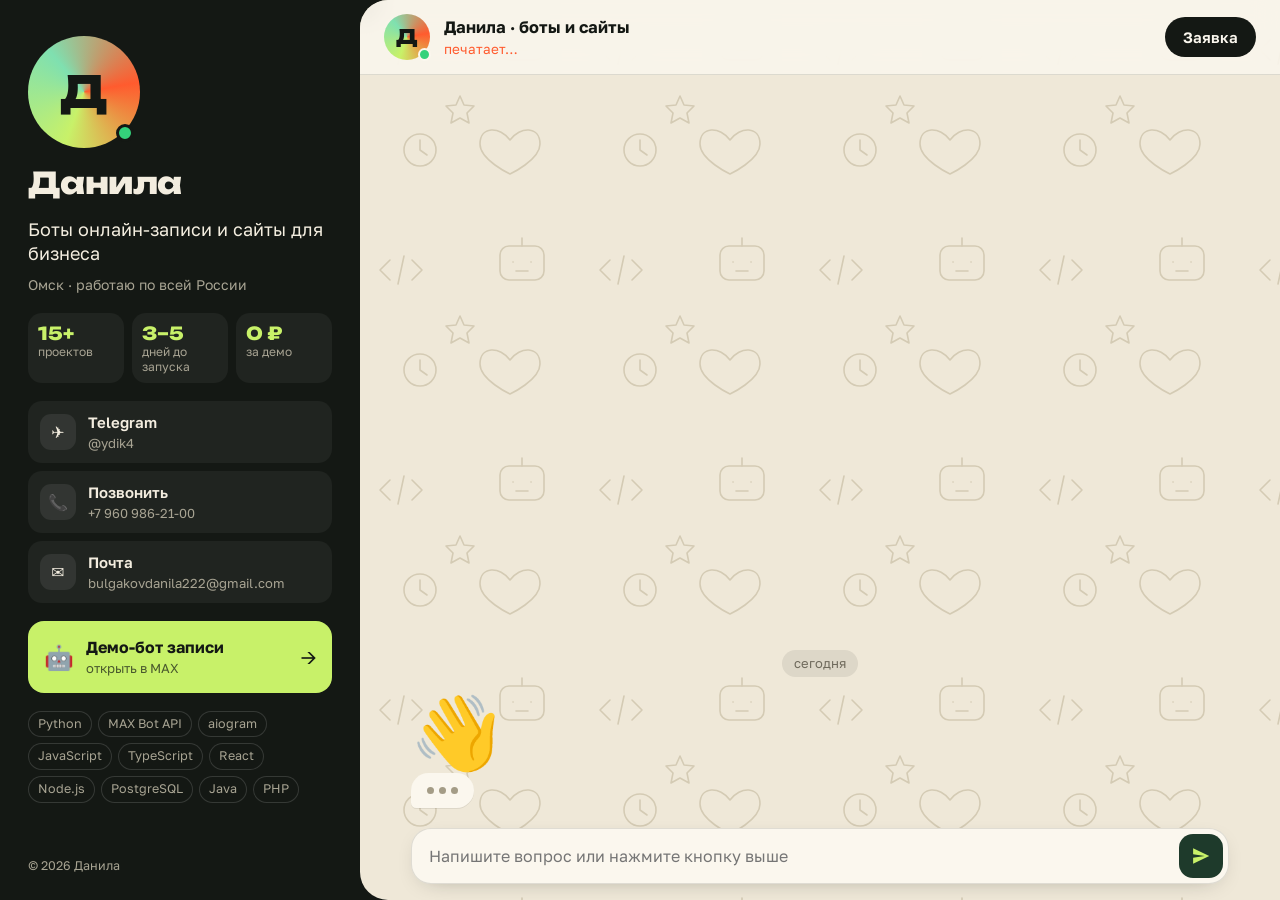
<file: index.html>
<!doctype html>
<html lang="ru">
<head>
<meta charset="utf-8">
<meta name="viewport" content="width=device-width, initial-scale=1">
<title>Бот онлайн-записи в MAX и Telegram и сайт под ключ в Омске — Данила</title>
<meta name="description" content="Разработчик в Омске: бот онлайн-записи для салонов и студий в MAX и Telegram, сайт-визитка или лендинг, бот + сайт. Бесплатное демо до оплаты, запуск за 3–5 дней.">
<meta name="keywords" content="бот онлайн записи, бот записи MAX, телеграм бот для салона, создание сайта Омск, лендинг под ключ, разработчик ботов Омск">
<meta name="author" content="Данила">
<meta name="robots" content="index, follow">
<meta name="google-site-verification" content="GIGcwUINhc3TXzd43KBiF5lbExGRm3r4GyNoC2P6KTk">
<link rel="canonical" href="https://portfolio-wor-mythol.vercel.app/">
<meta property="og:type" content="website">
<meta property="og:locale" content="ru_RU">
<meta property="og:site_name" content="Данила — боты и сайты">
<meta property="og:url" content="https://portfolio-wor-mythol.vercel.app/">
<meta property="og:title" content="Боты онлайн-записи и сайты для бизнеса — Омск">
<meta property="og:description" content="Бот записи в MAX и Telegram, сайт-визитка или лендинг, бот + сайт. Бесплатное демо до оплаты, запуск за 3–5 дней.">
<meta property="og:image" content="https://portfolio-wor-mythol.vercel.app/og.png">
<meta property="og:image:width" content="1200">
<meta property="og:image:height" content="630">
<meta name="twitter:card" content="summary_large_image">
<meta name="twitter:image" content="https://portfolio-wor-mythol.vercel.app/og.png">
<meta name="theme-color" content="#141814">
<link rel="icon" href="favicon.svg" type="image/svg+xml">
<link rel="icon" href="favicon-32.png" sizes="32x32" type="image/png">
<link rel="apple-touch-icon" href="apple-touch-icon.png">
<link rel="preconnect" href="https://fonts.googleapis.com">
<link rel="preconnect" href="https://fonts.gstatic.com" crossorigin>
<link href="https://fonts.googleapis.com/css2?family=Golos+Text:wght@400;500;600;700&family=Unbounded:wght@600;800&display=swap" rel="stylesheet">
<script type="application/ld+json">
{
  "@context": "https://schema.org",
  "@type": "ProfessionalService",
  "name": "Данила — разработка ботов и сайтов",
  "url": "https://portfolio-wor-mythol.vercel.app/",
  "image": "https://portfolio-wor-mythol.vercel.app/og.png",
  "description": "Боты онлайн-записи в MAX и Telegram, сайты-визитки и лендинги для бизнеса. Бесплатное демо до оплаты.",
  "telephone": "+79609862100",
  "email": "bulgakovdanila222@gmail.com",
  "address": {"@type": "PostalAddress", "addressLocality": "Омск", "addressCountry": "RU"},
  "areaServed": ["Омск", "Россия"],
  "founder": {"@type": "Person", "name": "Данила", "jobTitle": "Разработчик ботов и сайтов", "sameAs": ["https://t.me/ydik4", "https://github.com/WorMythol"]},
  "hasOfferCatalog": {"@type": "OfferCatalog", "name": "Услуги", "itemListElement": [
    {"@type": "Offer", "itemOffered": {"@type": "Service", "name": "Бот онлайн-записи в MAX или Telegram"}},
    {"@type": "Offer", "itemOffered": {"@type": "Service", "name": "Сайт-визитка или лендинг"}},
    {"@type": "Offer", "itemOffered": {"@type": "Service", "name": "Бот записи + сайт"}},
    {"@type": "Offer", "itemOffered": {"@type": "Service", "name": "Поддержка и хостинг, в месяц"}}
  ]}
}
</script>
<link rel="stylesheet" href="style.css">
<script>document.documentElement.classList.add("js")</script>
</head>
<body>
<div class="app">
  <aside class="side" id="side" aria-label="О разработчике">
    <button class="side__close" id="sideClose" aria-label="Закрыть">×</button>
    <div class="side__ava"><span>Д</span><i class="online"></i></div>
    <h1 class="side__name"><span data-name>Данила</span></h1>
    <p class="side__role">Боты онлайн-записи и&nbsp;сайты для бизнеса</p>
    <p class="side__city"><span data-city>Омск</span> · работаю по всей России</p>
    <ul class="side__facts">
      <li><b>15+</b><span>проектов</span></li>
      <li><b>3–5</b><span>дней до запуска</span></li>
      <li><b>0 ₽</b><span>за демо</span></li>
    </ul>
    <div class="side__links" id="links"></div>
    <a class="side__demo" href="https://max.ru/se14584130_bot" target="_blank" rel="noopener"><span>🤖</span><span><b>Демо-бот записи</b><small>открыть в MAX</small></span><em>→</em></a>
    <div class="side__stack">
      <span>Python</span><span>MAX Bot API</span><span>aiogram</span><span>JavaScript</span><span>TypeScript</span><span>React</span><span>Node.js</span><span>PostgreSQL</span><span>Java</span><span>PHP</span>
    </div>
    <p class="side__foot">© <span id="year"></span> <span data-name>Данила</span> <span id="platforms"></span></p>
  </aside>

  <section class="win" aria-label="Чат">
    <header class="win__head">
      <button class="win__ava" id="sideOpen" aria-label="О разработчике"><span>Д</span><i class="online"></i></button>
      <div class="win__who">
        <b><span data-name>Данила</span> · боты и сайты</b>
        <small id="status">в сети</small>
      </div>
      <a class="win__cta" href="#" id="headCta">Заявка</a>
    </header>
    <div class="feed" id="feed" role="log" aria-live="polite">
      <div class="feed__day"><span>сегодня</span></div>
    </div>
    <div class="dock">
      <div class="replies" id="replies" aria-label="Быстрые ответы"></div>
      <form class="composer" id="composer" autocomplete="off">
        <input id="say" placeholder="Напишите вопрос или нажмите кнопку выше" aria-label="Сообщение" maxlength="400">
        <button type="submit" aria-label="Отправить"><svg viewBox="0 0 24 24" width="22" height="22"><path fill="currentColor" d="M3.4 20.4 21 12 3.4 3.6 3.4 10l12.6 2-12.6 2z"/></svg></button>
      </form>
    </div>
  </section>
</div>

<div class="src" id="src">
<p class="src__note">Этот сайт работает как чат. Если вы видите этот текст, включите JavaScript, а ниже вся информация обычным списком.</p>
<section id="services" class="section">
  <div class="wrap">
    <h2>Услуги</h2>
    <p class="sub">Стоимость обсуждаем под вашу задачу и фиксируем до начала работы. Правки в рамках задачи бесплатно.</p>
    <div class="cards">
      <article class="card">
        <h3>Бот записи</h3>
        <!-- PRICE <p class="price">9 900 ₽</p> -->
        <ul>
          <li>MAX или Telegram</li>
          <li>Услуги, мастера, свободное время</li>
          <li>Напоминания клиентам</li>
          <li>Уведомления администратору</li>
        </ul>
      </article>
      <article class="card card--accent">
        <!-- PRICE <span class="badge">Выгоднее</span> -->
        <h3>Бот + сайт</h3>
        <!-- PRICE <p class="price">14 900 ₽ <s>19 800</s></p> -->
        <ul>
          <li>Всё из «Бота записи»</li>
          <li>Сайт-визитка с кнопкой записи</li>
          <li>Адаптив под телефон</li>
          <li>Размещение в интернете</li>
        </ul>
      </article>
      <article class="card">
        <h3>Сайт / лендинг</h3>
        <!-- PRICE <p class="price">9 900 ₽</p> -->
        <ul>
          <li>До 6 блоков, ваш стиль</li>
          <li>Форма заявки и мессенджеры</li>
          <li>Быстрая загрузка</li>
          <li>Размещение в интернете</li>
        </ul>
      </article>
    </div>
    <div class="extra">
      <div><b>Поддержка</b> по месяцам: хостинг, мелкие правки, обновление цен и услуг.</div>
      <div><b>Бот или сервис по ТЗ</b>: интеграции с API, админки, Mini App.</div>
      <div><b>Плагины Minecraft (Paper)</b>: новые плагины и доработки готовых.</div>
    </div>
  </div>
</section>

<section id="cases" class="section section--alt">
  <div class="wrap">
    <h2>Работы</h2>
    <p class="sub">Реальные проекты. Скриншоты сняты на демо-данных. Нажмите на картинку, чтобы увеличить.</p>

    <article class="case" data-tags="biz">
      <div class="case__gallery case__gallery--tall">
        <img src="img/bookly-1-menu.webp" alt="Bookly: меню бота и выбор услуги" loading="lazy">
        <img src="img/bookly-2-date-time.webp" alt="Bookly: выбор мастера, даты и времени" loading="lazy">
        <img src="img/bookly-3-confirm.webp" alt="Bookly: подтверждение записи" loading="lazy">
      </div>
      <div class="case__body">
        <h3>Bookly — бот онлайн-записи в MAX</h3>
        <p><b>Задача.</b> Салоны и студии теряли записи после блокировки WhatsApp и проблем с Telegram, администратор часами переписывался с клиентами.</p>
        <p><b>Решение.</b> Клиент сам выбирает услугу, мастера и свободное время 24/7, получает подтверждение и напоминание. Администратору приходит уведомление о каждой записи. Один сервер обслуживает много салонов: новый создаётся из шаблона (салон красоты, ногти, барбершоп, парикмахерская) за несколько минут.</p>
        <p class="tags">MAX Bot API · Python · вебхуки · сервер в РФ</p>
        <a class="link" href="https://max.ru/se14584130_bot" target="_blank" rel="noopener">Открыть демо-бота →</a>
      </div>
    </article>

    <article class="case" data-tags="web biz">
      <div class="case__gallery">
        <img src="img/shelk-hero.webp" alt="Шёлк: первый экран сайта студии красоты" loading="lazy">
        <img src="img/shelk-lookbook.webp" alt="Шёлк: лукбук дизайнов маникюра" loading="lazy">
        <img src="img/shelk-booking.webp" alt="Шёлк: онлайн-запись, выбор даты и времени" loading="lazy">
        <img src="img/shelk-mobile.webp" alt="Шёлк: версия для телефона" loading="lazy">
      </div>
      <div class="case__body">
        <h3>«Шёлк» — сайт студии красоты</h3>
        <p>Демо-проект по мотивам сайтов известных салонов: фото на первом экране, прайс по направлениям, лукбук дизайнов с одной ценой, мастера, клубная карта и сертификаты. Онлайн-запись в 4 шага прямо на сайте: услуга, мастер, свободное время, контакты. На телефоне кнопки «Позвонить» и «Записаться» всегда внизу экрана.</p>
        <p class="tags">HTML · CSS · JavaScript · Vercel</p>
        <a class="link" href="https://salon-shelk.vercel.app/" target="_blank" rel="noopener">Открыть сайт →</a>
      </div>
    </article>

    <article class="case" data-tags="web biz">
      <div class="case__gallery">
        <img src="img/happykids-desktop.webp" alt="Happy Kids: первый экран сайта" loading="lazy">
        <img src="img/happykids-services.webp" alt="Happy Kids: блок программ" loading="lazy">
        <img src="img/happykids-order-form.webp" alt="Happy Kids: форма заказа" loading="lazy">
        <img src="img/happykids-mobile.webp" alt="Happy Kids: версия для телефона" loading="lazy">
      </div>
      <div class="case__body">
        <h3>Happy Kids — лендинг агентства детских праздников</h3>
        <p>Одностраничный сайт: программы, галерея, видео, команда, отзывы и форма заказа праздника. Отлично выглядит на телефоне, кнопка WhatsApp всегда под рукой.</p>
        <p class="tags">HTML · CSS · JavaScript · Vercel</p>
      </div>
    </article>

    <article class="case" data-tags="app biz">
      <div class="case__gallery">
        <img src="img/planner-2-kanban-wide.webp" alt="Планировщик: канбан-доска" loading="lazy">
        <img src="img/planner-1-boards.webp" alt="Планировщик: список досок" loading="lazy">
        <img src="img/planner-3-task.webp" alt="Планировщик: карточка задачи" loading="lazy">
      </div>
      <div class="case__body">
        <h3>Планировщик задач — Telegram Mini App</h3>
        <p>Канбан-доски для команды прямо внутри Telegram: задачи с приоритетами и дедлайнами, исполнители, комментарии, уведомления в чат.</p>
        <p class="tags">TypeScript · React · Node.js · Express · PostgreSQL · Redis</p>
      </div>
    </article>

    <article class="case" data-tags="web game">
      <div class="case__gallery">
        <img src="img/wormythol-home-desktop.webp" alt="WorMythol: главная страница" loading="lazy">
        <img src="img/wormythol-servers-desktop.webp" alt="WorMythol: статус серверов" loading="lazy">
        <img src="img/wormythol-news-desktop.webp" alt="WorMythol: новости" loading="lazy">
        <img src="img/wormythol-profile-desktop.webp" alt="WorMythol: профиль игрока" loading="lazy">
      </div>
      <div class="case__body">
        <h3>WorMythol — сайт игрового проекта</h3>
        <p>Регистрация и профили игроков, новости, статус игровых серверов в реальном времени, магазин с корзиной и админ-панель.</p>
        <p class="tags">PHP 8 · MySQL · JavaScript</p>
      </div>
    </article>

    <article class="case" data-tags="app">
      <div class="case__gallery">
        <img src="img/echonet-chat.webp" alt="EchoNet: текстовый чат" loading="lazy">
        <img src="img/echonet-voice.webp" alt="EchoNet: голосовой канал" loading="lazy">
        <img src="img/echonet-login.webp" alt="EchoNet: вход" loading="lazy">
      </div>
      <div class="case__body">
        <h3>EchoNet — десктопный мессенджер</h3>
        <p>Приложение в стиле Discord: серверы и каналы, текстовые чаты, голосовые комнаты, роли и друзья.</p>
        <p class="tags">Electron · React · NestJS · WebRTC</p>
      </div>
    </article>

    <article class="case" data-tags="game">
      <div class="case__gallery case__gallery--dark">
        <img src="img/rpgfishing-hud.webp" alt="RPG Fishing: HUD мини-игры вываживания" loading="lazy">
        <img src="img/rpgfishing-hud-loot.webp" alt="RPG Fishing: уведомления об улове" loading="lazy">
      </div>
      <div class="case__body">
        <h3>RPG Fishing — плагин для Minecraft (Paper 1.21)</h3>
        <p>Рыбалка превращена в RPG: мини-игра вываживания с HUD, уровни рыбака, прокачка удочек, приманки, коллекция рыб с рекордами. Открытый API для аддонов, асинхронная база без лагов.</p>
        <p class="tags">Java 21 · Paper API · Gradle · MariaDB · HikariCP</p>
      </div>
    </article>

    <article class="case" data-tags="biz app">
      <div class="case__body case__body--wide">
        <h3>Ещё проекты</h3>
        <ul class="more">
          <li><b>StreamBot</b> — следит за стримами на YouTube, Twitch и VK и публикует анонсы в Telegram-каналах. Python, aiogram 3, PostgreSQL, Docker.</li>
          <li><b>Бот приёма заявок</b> — собирает контакты, файлы и промокоды и передаёт заявку менеджеру.</li>
          <li><b>Бот-напоминалка для команды</b> — задачи с дедлайнами, опросы, синхронизация с Google Calendar.</li>
          <li><b>Сборщик базы компаний</b> — выгружает организации из OpenStreetMap и 2ГИС в таблицу: телефоны, часы работы, сайты.</li>
          <li><b>Соцсеть с чатами и звонками</b> — Spring Boot, React, WebSocket, LiveKit.</li>
          <li><b>Discord-боты</b> — учёт активности в голосовых каналах, задачи команды с интеграцией GitHub.</li>
          <li><b>Лаунчеры Minecraft</b> на Python и C#/WPF — вход, автоустановка сборки и запуск в один клик.</li>
        </ul>
      </div>
    </article>
  </div>
</section>

<section id="how" class="section">
  <div class="wrap">
    <h2>Как работаю</h2>
    <ol class="steps">
      <li><b>Заявка</b><span>Пишете, чем занимаетесь и что нужно. Отвечу в течение дня.</span></li>
      <li><b>Демо</b><span>Настраиваю бота или макет сайта под вас и показываю. Бесплатно.</span></li>
      <li><b>50% предоплата</b><span>Только если демо понравилось. Дальше довожу до готового.</span></li>
      <li><b>Запуск</b><span>Подключаю, проверяем вместе, оплачиваете остаток. Остаюсь на связи.</span></li>
    </ol>
    <div class="faq">
      <details><summary>Почему бот в MAX, а не в WhatsApp?</summary><p>MAX работает в России без ограничений и уже установлен у многих клиентов. Могу сделать бота и в Telegram, или в обоих сразу.</p></details>
      <details><summary>Мне нужно что-то настраивать самому?</summary><p>Нет. Пришлите список услуг, мастеров и график, остальное сделаю я. Менять цены и расписание можно потом самостоятельно или через поддержку.</p></details>
      <details><summary>Работаете с самозанятыми и юрлицами?</summary><p>Да. Оплата частями: 50% после демо, 50% после запуска.</p></details>
      <details><summary>Что если мне не подойдёт?</summary><p>Демо бесплатное. Если не понравилось, вы ничего не платите.</p></details>
    </div>
  </div>
</section>

<section id="contact" class="section section--dark">
  <div class="wrap contact">
    <div>
      <h2>Обсудим задачу?</h2>
      <p class="sub">Напишите в мессенджер или оставьте заявку. Отвечу в течение дня и предложу решение с ценой.</p>
      <div class="contact__links" id="srcLinks"></div>
    </div>
    
  </div>
</section>
</div>

<div class="lightbox" id="lb" hidden>
  <button class="lightbox__close" aria-label="Закрыть">×</button>
  <img alt="">
</div>

<script src="config.js"></script>
<script src="app.js"></script>
</body>
</html>
</file>
<file: style.css>
:root{
  --ink:#141814; --paper:#efe8d8; --paper2:#e6dcc6; --cream:#fbf7ee;
  --green:#1e3a2b; --green2:#2c5a41; --lime:#c8f169; --tomato:#ff5b2e;
  --muted:#6f6a5c; --line:rgba(20,24,20,.12);
  --side:#141814; --sideInk:#f3eddf; --sideMuted:#a8a493;
  --r:22px; --ease:cubic-bezier(.22,1,.36,1);
  --head:"Unbounded",system-ui,sans-serif;
}
*{box-sizing:border-box;margin:0}
html,body{height:100%}
body{font:16px/1.5 "Golos Text",system-ui,-apple-system,"Segoe UI",Roboto,Arial,sans-serif;color:var(--ink);background:var(--side);-webkit-font-smoothing:antialiased}
img{max-width:100%;display:block}
button{font:inherit;color:inherit}
a{color:var(--green2)}

/* ---------- каркас ---------- */
.app{display:grid;grid-template-columns:360px 1fr;height:100vh;height:100dvh}
html:not(.js) .app{display:none}

/* ---------- профиль слева ---------- */
.side{position:relative;background:var(--side);color:var(--sideInk);padding:36px 28px 24px;overflow-y:auto;display:flex;flex-direction:column;gap:18px;scrollbar-width:thin}
.side__close{display:none}
.side__ava,.win__ava{position:relative;display:grid;place-items:center;border-radius:50%;background:conic-gradient(from 200deg,var(--lime),#7fe0b0,var(--tomato),var(--lime));color:var(--ink);font:800 44px/1 var(--head)}
.side__ava{width:112px;height:112px;flex:none;background:none;isolation:isolate}
.side__ava::before{content:"";position:absolute;inset:0;border-radius:50%;background:conic-gradient(from 200deg,var(--lime),#7fe0b0,var(--tomato),var(--lime));animation:spin 14s linear infinite;z-index:-1}
@keyframes spin{to{transform:rotate(360deg)}}
.online{position:absolute;right:6px;bottom:6px;width:18px;height:18px;border-radius:50%;background:#34d27b;border:3px solid var(--side)}
.side__name{font:800 30px/1.1 var(--head);letter-spacing:-.02em}
.side__role{font-size:18px;line-height:1.35;color:var(--sideInk)}
.side__city{color:var(--sideMuted);font-size:14px;margin-top:-10px}
.side__facts{list-style:none;padding:0;display:grid;grid-template-columns:repeat(3,1fr);gap:8px}
.side__facts li{background:rgba(255,255,255,.05);border-radius:14px;padding:10px 10px 9px}
.side__facts b{display:block;font:800 18px/1.2 var(--head);color:var(--lime)}
.side__facts span{font-size:12px;color:var(--sideMuted);line-height:1.25;display:block}
.links{display:grid;gap:8px}
.links a{display:flex;align-items:center;gap:12px;padding:10px 12px;border-radius:14px;text-decoration:none;color:inherit;background:rgba(255,255,255,.05);transition:background .25s,transform .3s var(--ease)}
.links a:hover{background:rgba(255,255,255,.1);transform:translateX(4px)}
.links b{display:block;font-weight:600;font-size:15px}
.links small{display:block;color:var(--sideMuted);font-size:13px}
.ico{width:36px;height:36px;border-radius:11px;display:grid;place-items:center;background:rgba(255,255,255,.08);flex:none}
.side__demo{display:flex;align-items:center;gap:12px;padding:14px 16px;border-radius:16px;background:var(--lime);color:var(--ink);text-decoration:none;transition:transform .3s var(--ease),box-shadow .3s}
.side__demo:hover{transform:translateY(-2px) rotate(-1deg);box-shadow:0 12px 30px -10px rgba(200,241,105,.6)}
.side__demo>span:first-child{font-size:24px}
.side__demo b{display:block}
.side__demo small{display:block;font-size:13px;opacity:.7}
.side__demo em{margin-left:auto;font-style:normal;font-size:20px;transition:transform .3s var(--ease)}
.side__demo:hover em{transform:translateX(4px)}
.side__stack{display:flex;flex-wrap:wrap;gap:6px}
.side__stack span{font-size:12.5px;padding:4px 10px;border-radius:999px;box-shadow:inset 0 0 0 1px rgba(255,255,255,.14);color:var(--sideMuted)}
.side__foot{margin-top:auto;font-size:12.5px;color:var(--sideMuted)}
.side__foot a{color:var(--sideMuted)}

/* ---------- окно чата ---------- */
.win{position:relative;display:flex;flex-direction:column;min-width:0;min-height:0;background:var(--paper);border-radius:28px 0 0 28px;overflow:hidden}
.win::before{content:"";position:absolute;inset:0;pointer-events:none;opacity:.5;background-image:url("data:image/svg+xml,%3Csvg xmlns='http://www.w3.org/2000/svg' width='220' height='220' fill='none' stroke='%23b9ad90' stroke-width='1.6' stroke-linecap='round' stroke-linejoin='round'%3E%3Cpath d='M30 40l-10 10 10 10M52 40l10 10-10 10M44 36l-6 28'/%3E%3Crect x='140' y='26' width='44' height='34' rx='9'/%3E%3Cpath d='M162 18v8M153 42h.1M171 42h.1M156 51h12'/%3E%3Ccircle cx='60' cy='150' r='16'/%3E%3Cpath d='M60 140v10l7 5'/%3E%3Cpath d='M150 140c10-14 30-14 30 4 0 16-30 30-30 30s-30-14-30-30c0-18 20-18 30-4z'/%3E%3Cpath d='M100 96l4 9 10 1-7 7 2 10-9-5-9 5 2-10-7-7 10-1z'/%3E%3C/svg%3E");background-size:220px}
.win__head{position:relative;z-index:2;display:flex;align-items:center;gap:14px;padding:14px 24px;background:rgba(251,247,238,.82);backdrop-filter:blur(12px);border-bottom:1px solid var(--line)}
.win__ava{width:46px;height:46px;font-size:20px;border:0;cursor:default;flex:none;padding:0}
.win__ava .online{right:-1px;bottom:-1px;width:13px;height:13px;border-width:2px;border-color:var(--cream)}
.win__who{min-width:0}
.win__who b{display:block;font-weight:700;font-size:16.5px;white-space:nowrap;overflow:hidden;text-overflow:ellipsis}
.win__who small{display:block;font-size:13.5px;color:#2f9e5f}
.win__who small.is-typing{color:var(--tomato)}
.win__cta{margin-left:auto;flex:none;padding:9px 18px;border-radius:999px;background:var(--ink);color:var(--cream);text-decoration:none;font-weight:600;font-size:15px;transition:transform .3s var(--ease),background .3s}
.win__cta:hover{background:var(--green);transform:translateY(-1px)}

.feed{position:relative;z-index:1;flex:1;min-height:0;overflow-y:auto;padding:24px clamp(14px,4vw,64px) 12px;display:flex;flex-direction:column;gap:6px;scrollbar-width:thin}
.feed>:first-child{margin-top:auto}
.feed__day{align-self:center;margin:0 0 12px}
.feed__day span{display:inline-block;padding:4px 12px;border-radius:999px;background:rgba(20,24,20,.08);font-size:13px;color:var(--muted)}

.row{display:flex;animation:in .45s var(--ease) both}
.row--me{justify-content:flex-end}
.row--me+.row--bot,.row--bot+.row--me{margin-top:10px}
@keyframes in{from{opacity:0;transform:translateY(14px) scale(.96)}}
.row--bot{transform-origin:0 100%}
.row--me{transform-origin:100% 100%}
.msg{position:relative;max-width:min(560px,82%);padding:10px 14px 8px;border-radius:20px;background:var(--cream);box-shadow:0 1px 0 rgba(20,24,20,.08);line-height:1.45;overflow-wrap:anywhere}
.row--bot .msg{border-bottom-left-radius:6px}
.row--me .msg{background:var(--green);color:#f4efe3;border-bottom-right-radius:6px}
.row--wide .msg{max-width:min(640px,94%);width:100%}
.row--bare .msg{background:none;box-shadow:none;padding:0;max-width:100%}
.row--bare.row--wide .msg{max-width:100%}
.msg p{margin-top:8px}
.msg__meta{float:right;margin:6px 0 -2px 12px;font-size:11.5px;color:var(--muted);line-height:1.6}
.row--me .msg__meta{color:#a9c6b4}
.tick{font-style:normal;letter-spacing:-.25em;margin-right:.2em}
.tick.is-read{color:var(--lime)}
.row--typing .msg{display:flex;gap:5px;padding:14px 16px}
.row--typing i{width:7px;height:7px;border-radius:50%;background:#a49c86;animation:dot 1s infinite}
.row--typing i:nth-child(2){animation-delay:.15s}.row--typing i:nth-child(3){animation-delay:.3s}
@keyframes dot{50%{transform:translateY(-4px);opacity:.4}}

.sticker{display:inline-block;font-size:72px;line-height:1;transform-origin:70% 80%;animation:wave 1.6s ease-in-out 2 .3s}
@keyframes wave{10%,30%{transform:rotate(14deg)}20%,40%{transform:rotate(-8deg)}50%{transform:none}}

/* карусели */
.carousel{display:flex;gap:10px;overflow-x:auto;scroll-snap-type:x mandatory;padding:4px 2px 12px;scrollbar-width:thin;max-width:100%}
.svc{flex:0 0 240px;scroll-snap-align:start;padding:18px;border-radius:20px;background:var(--cream);box-shadow:0 1px 0 rgba(20,24,20,.08);transition:transform .35s var(--ease)}
.svc:hover{transform:translateY(-3px) rotate(-.6deg)}
.svc--accent{background:var(--lime)}
.svc__t{display:block;font:800 17px/1.2 var(--head);margin-bottom:10px}
.svc ul{list-style:none;padding:0;font-size:14.5px}
.svc li{padding-left:22px;position:relative;margin:5px 0}
.svc li::before{content:"✓";position:absolute;left:0;color:var(--green2);font-weight:700}
.case{flex:0 0 230px;scroll-snap-align:start;text-align:left;border:0;cursor:pointer;padding:8px 8px 12px;border-radius:20px;background:var(--cream);box-shadow:0 1px 0 rgba(20,24,20,.08);transition:transform .35s var(--ease),box-shadow .35s}
.case:hover{transform:translateY(-4px) rotate(.6deg);box-shadow:0 18px 30px -18px rgba(20,24,20,.5)}
.case__img{display:block;border-radius:14px;overflow:hidden;aspect-ratio:4/3;background:var(--paper2)}
.case__img.is-dark{background:#0b1220}
.case__img img{width:100%;height:100%;object-fit:cover;object-position:top;transition:transform .6s var(--ease)}
.case__img.is-dark img{object-fit:contain}
.case:hover .case__img img{transform:scale(1.06)}
.case b{display:block;margin:10px 6px 2px;font-weight:700}
.case small{display:block;margin:0 6px;color:var(--muted);font-size:13px;line-height:1.35}

.gal{display:grid;grid-template-columns:repeat(2,1fr);gap:6px;width:100%;max-width:640px}
.gal img{width:100%;aspect-ratio:16/10;object-fit:cover;object-position:top;border-radius:14px;cursor:zoom-in;background:var(--paper2);transition:transform .4s var(--ease)}
.gal img:hover{transform:scale(1.02)}
.gal img:first-child{grid-column:1/-1}
.gal--tall{grid-template-columns:repeat(3,1fr)}
.gal--tall img,.gal--tall img:first-child{grid-column:auto;aspect-ratio:9/16}
.gal--dark{grid-template-columns:1fr}
.gal--dark img{object-fit:contain;background:#0b1220;aspect-ratio:2/1}
.tags{font-size:13.5px;color:var(--muted)}
.btnlink{display:inline-block;margin-top:10px;padding:8px 14px;border-radius:12px;background:var(--ink);color:var(--cream);text-decoration:none;font-weight:600}
.more{padding-left:18px;margin-top:6px;font-size:14.5px}
.more li{margin:6px 0}

.steps{list-style:none;padding:0;counter-reset:s;display:grid;gap:10px;margin:2px 0}
.steps li{counter-increment:s;display:grid;grid-template-columns:34px 1fr;column-gap:12px;animation:in .5s var(--ease) both;animation-delay:calc(var(--i)*.18s)}
.steps li::before{content:counter(s);grid-row:span 2;display:grid;place-items:center;width:34px;height:34px;border-radius:11px;background:var(--lime);font:800 15px/1 var(--head)}
.steps b{font-weight:700}
.steps span{color:var(--muted);font-size:14.5px}

.faq details{border-top:1px solid var(--line);padding:9px 0}
.faq details:first-child{border-top:0;padding-top:2px}
.faq summary{cursor:pointer;font-weight:600;list-style:none;display:flex;justify-content:space-between;gap:12px}
.faq summary::-webkit-details-marker{display:none}
.faq summary::after{content:"+";color:var(--tomato);font-weight:700;transition:transform .3s var(--ease)}
.faq details[open] summary::after{transform:rotate(45deg)}
.faq p{color:var(--muted);font-size:14.5px;margin-top:6px}

.links--chat a{background:rgba(20,24,20,.05);color:var(--ink)}
.links--chat a:hover{background:rgba(20,24,20,.09)}
.links--chat small{color:var(--muted)}
.links--chat .ico{background:var(--paper)}

.form{display:grid;gap:10px}
.form__t{font:800 17px/1.2 var(--head)}
.form label{display:grid;gap:4px;font-weight:600;font-size:14px}
.form input,.form textarea{font:inherit;font-weight:400;padding:10px 12px;border:0;border-radius:12px;background:var(--paper);box-shadow:inset 0 0 0 1px var(--line);width:100%;resize:vertical;transition:box-shadow .25s,background .25s}
.form input:focus,.form textarea:focus{outline:none;background:#fff;box-shadow:inset 0 0 0 2px var(--green2)}
.send{padding:12px;border:0;border-radius:14px;background:var(--tomato);color:#fff;font-weight:700;cursor:pointer;transition:transform .3s var(--ease),filter .3s}
.send:hover{transform:translateY(-1px);filter:brightness(1.05)}
.form.is-sent{opacity:.6}
.form__note{font-size:13.5px;color:var(--muted)}
.form__note:empty{display:none}
.hp{position:absolute;left:-9999px}

/* ---------- низ: кнопки и ввод ---------- */
.dock{position:relative;z-index:2;padding:8px clamp(14px,4vw,64px) 16px}
.replies{display:flex;flex-wrap:wrap;gap:8px;justify-content:flex-end;margin-bottom:10px}
.replies:empty{display:none}
.qr{border:0;cursor:pointer;padding:9px 16px;border-radius:999px;background:var(--cream);box-shadow:inset 0 0 0 1.5px var(--green);color:var(--green);font-weight:600;font-size:15px;animation:in .4s var(--ease) both;animation-delay:calc(var(--i)*.06s);transition:background .25s,color .25s,transform .3s var(--ease)}
.qr:hover{background:var(--green);color:var(--cream);transform:translateY(-2px)}
.qr--main{background:var(--tomato);color:#fff;box-shadow:none}
.qr--main:hover{background:#e84a20;color:#fff}
.composer{display:flex;gap:8px;align-items:center;background:var(--cream);border-radius:20px;padding:6px 6px 6px 18px;box-shadow:0 6px 24px -14px rgba(20,24,20,.45),inset 0 0 0 1px var(--line)}
.composer input{flex:1;min-width:0;border:0;background:none;font:inherit;padding:10px 0;outline:none}
.composer button{width:44px;height:44px;border:0;border-radius:14px;display:grid;place-items:center;background:var(--green);color:var(--lime);cursor:pointer;transition:transform .3s var(--ease)}
.composer button:hover{transform:scale(1.07) rotate(-8deg)}

/* ---------- запасной контент без JS ---------- */
.src{max-width:900px;margin:0 auto;padding:24px 16px;background:var(--cream)}
.js .src{display:none}
.src section{padding:24px 0}
.src img{max-width:200px;display:inline-block}

.lightbox{position:fixed;inset:0;z-index:70;background:rgba(10,12,10,.9);display:grid;place-items:center;padding:16px;cursor:zoom-out;animation:fade .25s both}
.lightbox[hidden]{display:none}
.lightbox img{max-width:100%;max-height:92vh;border-radius:12px;animation:in .4s var(--ease) both}
.lightbox__close{position:absolute;top:10px;right:16px;background:none;border:0;color:#fff;font-size:40px;cursor:pointer}
@keyframes fade{from{opacity:0}}

/* ---------- телефон ---------- */
@media (max-width:860px){
  .app{grid-template-columns:1fr}
  .win{border-radius:0}
  .win__ava{cursor:pointer}
  .win__head{padding:10px 14px}
  .side{position:fixed;inset:0;z-index:50;transform:translateY(100%);visibility:hidden;transition:transform .5s var(--ease),visibility 0s .5s;padding:28px 20px 24px}
  .side.is-open{transform:none;visibility:visible;transition:transform .5s var(--ease)}
  .side__close{display:block;position:absolute;top:10px;right:14px;background:none;border:0;color:var(--sideInk);font-size:36px;cursor:pointer}
  .side__ava{width:88px;height:88px;font-size:34px}
  .msg{max-width:88%}
  .row--wide .msg{max-width:100%}
  .svc{flex-basis:220px}
  .case{flex-basis:200px}
  .replies{flex-wrap:nowrap;overflow-x:auto;justify-content:flex-start;scrollbar-width:none;margin:0 -14px 10px;padding:2px 14px}
  .replies::-webkit-scrollbar{display:none}
  .qr{flex:none}
  .win__who b{font-size:15px}
}
@media (prefers-reduced-motion:reduce){
  *,*::before,*::after{animation-duration:.01ms!important;animation-iteration-count:1!important;transition-duration:.01ms!important;scroll-behavior:auto!important}
}
</file>
